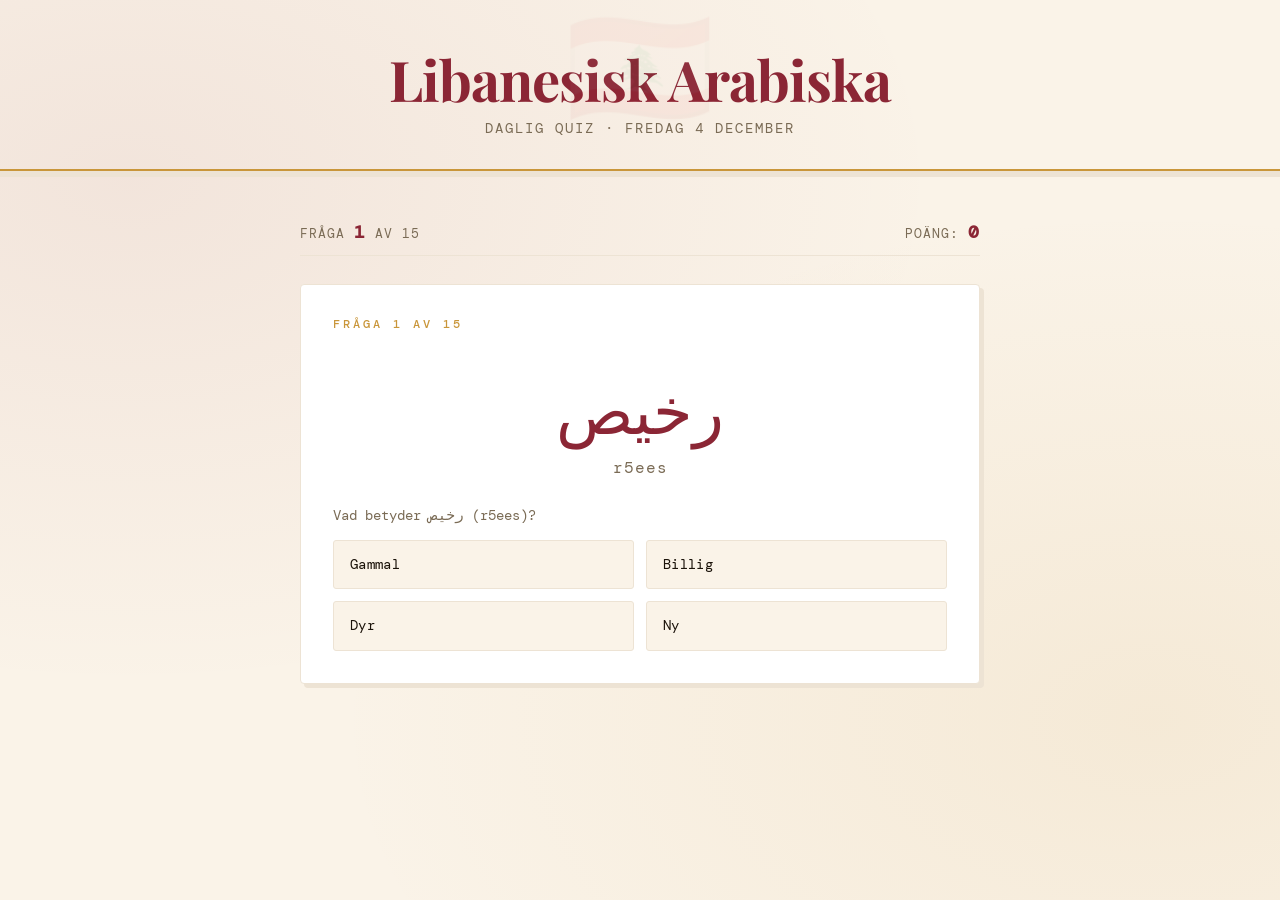
<file: index.html>
<!DOCTYPE html>
<html lang="sv">
<head>
  <meta charset="UTF-8">
  <meta name="viewport" content="width=device-width, initial-scale=1.0">
  <title>Libanesisk Arabiska Quiz</title>
  <meta name="description" content="Testa din libanesiska arabiska! 15 nya ord varje dag klockan 08:00.">
  <meta property="og:title" content="Libanesisk Arabiska Quiz">
  <meta property="og:description" content="Testa din libanesiska! 15 nya ord varje dag.">
  <meta property="og:type" content="website">
  <link rel="icon" href="data:image/svg+xml,<svg xmlns=%22http://www.w3.org/2000/svg%22 viewBox=%220 0 100 100%22><text y=%22.9em%22 font-size=%2290%22>🇱🇧</text></svg>">
  <link rel="preconnect" href="https://fonts.googleapis.com">
  <link href="https://fonts.googleapis.com/css2?family=Playfair+Display:wght@700;900&family=DM+Mono:wght@400;500&display=swap" rel="stylesheet">
  <link rel="stylesheet" href="style.css">
</head>
<body>

<header>
  <h1>Libanesisk Arabiska</h1>
  <p id="dailyLabel">Daglig quiz · laddar...</p>
</header>

<div class="progress-bar-wrap">
  <div class="progress-bar" id="progressBar"></div>
</div>

<div class="quiz-container">
  <div class="score-display">
    <span>Fråga <b id="qNum">1</b> av 15</span>
    <span>Poäng: <b id="scoreNum">0</b></span>
  </div>

  <div id="quizArea"></div>

  <div class="result-screen" id="resultScreen">
    <div class="result-emoji" id="resultEmoji">🌲</div>
    <h2 id="resultTitle">Quiz klart!</h2>
    <div class="final-score" id="finalScore">0 / 15</div>
    <p id="resultMsg"></p>

    <div class="result-actions">
      <button class="restart-btn" onclick="restartQuiz()">Försök igen</button>
      <button class="share-btn" onclick="openShareModal()">Dela resultat 📤</button>
    </div>

    <div class="countdown-wrap" id="countdownWrap">
      <p class="countdown-label">Nästa quiz om</p>
      <div class="countdown" id="countdown">--:--:--</div>
    </div>

    <div class="answer-sheet" id="answerSheet">
      <h3>Facit</h3>
      <div id="answerRows"></div>
    </div>
  </div>
</div>

<!-- Share Modal -->
<div class="share-overlay" id="shareModal" onclick="closeShareModalOutside(event)">
  <div class="share-modal">
    <button class="share-close" onclick="closeShareModal()">×</button>
    <h3>Dela ditt resultat</h3>
    <pre class="share-preview" id="sharePreview"></pre>
    <div class="share-btns">
      <button class="share-action-btn copy-btn" onclick="copyToClipboard()">
        📋 Kopiera text
      </button>
      <button class="share-action-btn whatsapp-btn" onclick="shareWhatsApp()">
        💬 WhatsApp
      </button>
      <button class="share-action-btn twitter-btn" onclick="shareTwitter()">
        𝕏 Twitter / X
      </button>
      <button class="share-action-btn native-btn" id="nativeShareBtn" onclick="shareNative()">
        📤 Dela via...
      </button>
    </div>
    <div class="copy-confirm" id="copyConfirm">Kopierat! ✓</div>
  </div>
</div>

<script src="questions.js"></script>
<script src="quiz.js"></script>
</body>
</html>
</file>
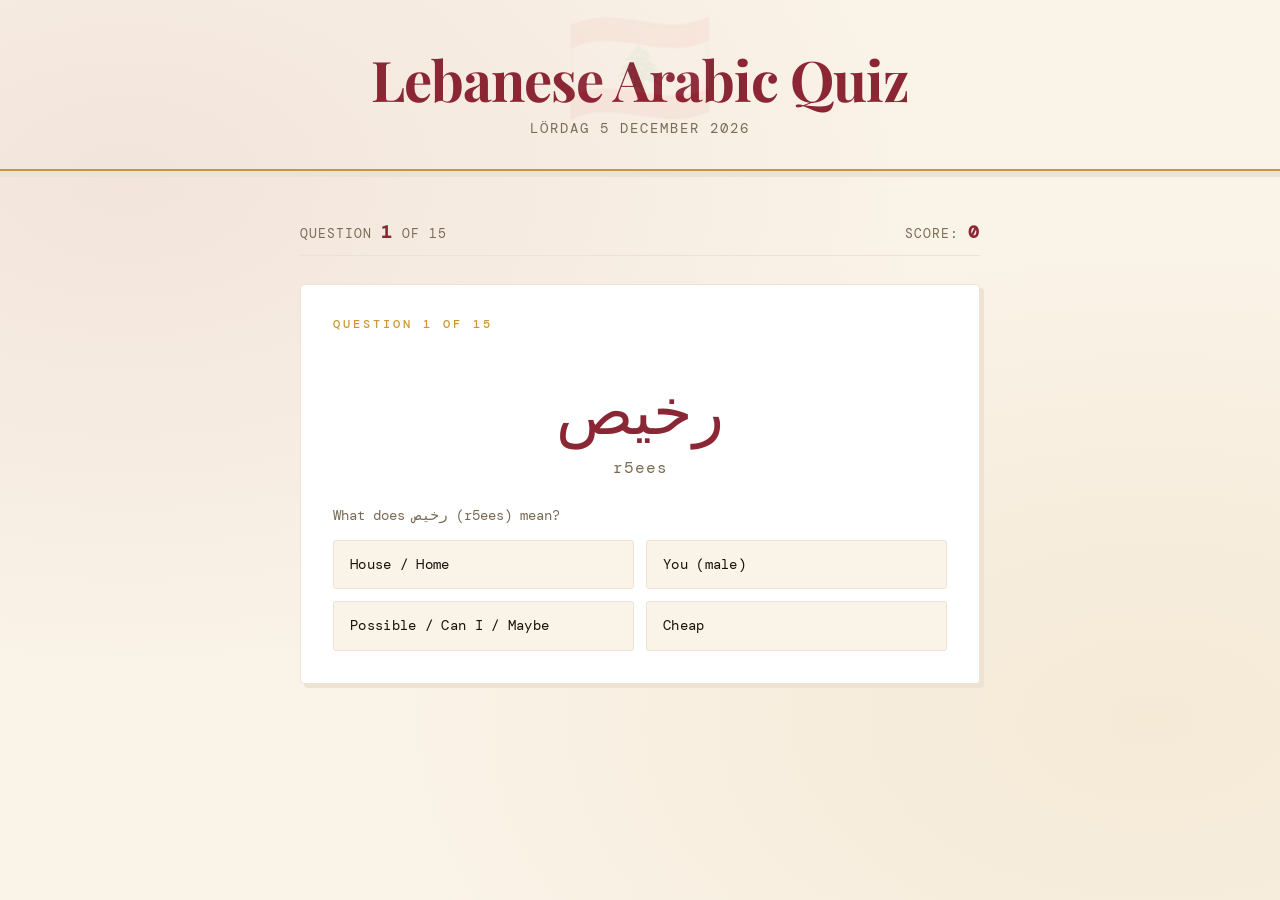
<file: lebanese-quiz.html>
<!DOCTYPE html>
<html lang="en">
<head>
<meta charset="UTF-8">
<meta name="viewport" content="width=device-width, initial-scale=1.0">
<title>Lebanese Arabic Quiz</title>
<link href="https://fonts.googleapis.com/css2?family=Playfair+Display:wght@700;900&family=DM+Mono:wght@400;500&display=swap" rel="stylesheet">
<style>
  :root {
    --cedar: #8B2635;
    --gold: #C9963A;
    --cream: #FAF3E8;
    --dark: #1A1209;
    --soft: #EDE3D4;
    --correct: #2D6A4F;
    --wrong: #8B2635;
    --muted: #7A6B55;
  }

  * { margin: 0; padding: 0; box-sizing: border-box; }

  body {
    background: var(--cream);
    font-family: 'DM Mono', monospace;
    color: var(--dark);
    min-height: 100vh;
    background-image:
      radial-gradient(ellipse at 10% 20%, rgba(139,38,53,0.07) 0%, transparent 50%),
      radial-gradient(ellipse at 90% 80%, rgba(201,150,58,0.1) 0%, transparent 50%);
  }

  header {
    text-align: center;
    padding: 48px 24px 32px;
    border-bottom: 2px solid var(--gold);
    position: relative;
    overflow: hidden;
  }

  header::before {
    content: '🇱🇧';
    position: absolute;
    font-size: 120px;
    opacity: 0.04;
    top: -10px;
    left: 50%;
    transform: translateX(-50%);
    pointer-events: none;
  }

  header h1 {
    font-family: 'Playfair Display', serif;
    font-size: clamp(2rem, 5vw, 3.5rem);
    color: var(--cedar);
    letter-spacing: -1px;
    line-height: 1.1;
  }

  header p {
    margin-top: 10px;
    color: var(--muted);
    font-size: 0.85rem;
    letter-spacing: 2px;
    text-transform: uppercase;
  }

  .progress-bar-wrap {
    background: var(--soft);
    height: 6px;
    margin: 0;
  }
  .progress-bar {
    height: 6px;
    background: linear-gradient(90deg, var(--cedar), var(--gold));
    width: 0%;
    transition: width 0.5s ease;
  }

  .quiz-container {
    max-width: 720px;
    margin: 0 auto;
    padding: 32px 20px 80px;
  }

  .score-display {
    display: flex;
    justify-content: space-between;
    align-items: center;
    font-size: 0.8rem;
    letter-spacing: 1px;
    text-transform: uppercase;
    color: var(--muted);
    margin-bottom: 28px;
    padding: 12px 0;
    border-bottom: 1px solid var(--soft);
  }

  .score-display span b {
    color: var(--cedar);
    font-size: 1.1rem;
  }

  .question-card {
    background: white;
    border: 1.5px solid var(--soft);
    border-radius: 4px;
    padding: 32px;
    margin-bottom: 16px;
    box-shadow: 4px 4px 0 var(--soft);
    animation: slideIn 0.3s ease;
    display: none;
  }

  .question-card.active { display: block; }

  @keyframes slideIn {
    from { opacity: 0; transform: translateY(12px); }
    to { opacity: 1; transform: translateY(0); }
  }

  .q-number {
    font-size: 0.72rem;
    letter-spacing: 3px;
    text-transform: uppercase;
    color: var(--gold);
    margin-bottom: 14px;
    font-weight: 500;
  }

  .arabic-word {
    font-family: 'Playfair Display', serif;
    font-size: clamp(2.5rem, 8vw, 4rem);
    color: var(--cedar);
    text-align: center;
    padding: 20px 0 8px;
    direction: rtl;
    line-height: 1.3;
  }

  .romanized {
    text-align: center;
    font-size: 1rem;
    color: var(--muted);
    margin-bottom: 28px;
    letter-spacing: 1px;
  }

  .options {
    display: grid;
    grid-template-columns: 1fr 1fr;
    gap: 12px;
    margin-top: 8px;
  }

  .option-btn {
    background: var(--cream);
    border: 1.5px solid var(--soft);
    border-radius: 3px;
    padding: 14px 16px;
    font-family: 'DM Mono', monospace;
    font-size: 0.88rem;
    color: var(--dark);
    cursor: pointer;
    text-align: left;
    transition: all 0.18s ease;
    line-height: 1.4;
    letter-spacing: 0.3px;
  }

  .option-btn:hover:not(:disabled) {
    border-color: var(--gold);
    background: #FFF9F0;
    transform: translateY(-1px);
    box-shadow: 2px 2px 0 var(--gold);
  }

  .option-btn.correct {
    background: #EAF4EE;
    border-color: var(--correct);
    color: var(--correct);
    font-weight: 500;
  }

  .option-btn.wrong {
    background: #F9EAEC;
    border-color: var(--wrong);
    color: var(--wrong);
    text-decoration: line-through;
    opacity: 0.8;
  }

  .option-btn:disabled { cursor: default; }

  .feedback {
    margin-top: 18px;
    padding: 12px 16px;
    border-radius: 3px;
    font-size: 0.82rem;
    letter-spacing: 0.5px;
    display: none;
    line-height: 1.5;
  }

  .feedback.show { display: block; }
  .feedback.correct-fb { background: #EAF4EE; color: var(--correct); border-left: 3px solid var(--correct); }
  .feedback.wrong-fb { background: #F9EAEC; color: var(--wrong); border-left: 3px solid var(--wrong); }

  .nav-btn {
    margin-top: 24px;
    background: var(--cedar);
    color: var(--cream);
    border: none;
    padding: 14px 32px;
    font-family: 'DM Mono', monospace;
    font-size: 0.85rem;
    letter-spacing: 2px;
    text-transform: uppercase;
    cursor: pointer;
    border-radius: 3px;
    display: none;
    transition: all 0.2s ease;
  }

  .nav-btn:hover { background: var(--dark); }
  .nav-btn.show { display: inline-block; }

  .result-screen {
    display: none;
    text-align: center;
    padding: 48px 24px;
    background: white;
    border: 1.5px solid var(--soft);
    border-radius: 4px;
    box-shadow: 4px 4px 0 var(--soft);
  }

  .result-screen.show { display: block; }

  .result-emoji { font-size: 4rem; margin-bottom: 16px; }

  .result-screen h2 {
    font-family: 'Playfair Display', serif;
    font-size: 2.2rem;
    color: var(--cedar);
    margin-bottom: 12px;
  }

  .final-score {
    font-size: 3.5rem;
    font-family: 'Playfair Display', serif;
    color: var(--gold);
    margin: 16px 0;
  }

  .result-screen p { color: var(--muted); font-size: 0.88rem; letter-spacing: 0.5px; }

  .share-buttons {
    display: flex;
    gap: 12px;
    justify-content: center;
    flex-wrap: wrap;
    margin-top: 28px;
  }

  .share-btn {
    border: none;
    padding: 14px 24px;
    font-family: 'DM Mono', monospace;
    font-size: 0.82rem;
    letter-spacing: 1.5px;
    text-transform: uppercase;
    cursor: pointer;
    border-radius: 3px;
    transition: all 0.2s ease;
    display: flex;
    align-items: center;
    gap: 8px;
  }

  .share-btn-whatsapp {
    background: #25D366;
    color: white;
  }
  .share-btn-whatsapp:hover { background: #1da851; }

  .share-btn-general {
    background: var(--cedar);
    color: var(--cream);
  }
  .share-btn-general:hover { background: var(--dark); }

  .restart-btn {
    background: transparent;
    color: var(--muted);
    border: 1.5px solid var(--soft);
    padding: 12px 28px;
    font-family: 'DM Mono', monospace;
    font-size: 0.82rem;
    letter-spacing: 2px;
    text-transform: uppercase;
    cursor: pointer;
    border-radius: 3px;
    margin-top: 16px;
    transition: all 0.2s ease;
  }
  .restart-btn:hover { border-color: var(--gold); color: var(--dark); }

  .answer-sheet {
    margin-top: 32px;
    text-align: left;
  }

  .answer-sheet h3 {
    font-family: 'Playfair Display', serif;
    color: var(--cedar);
    font-size: 1.3rem;
    margin-bottom: 16px;
    padding-bottom: 10px;
    border-bottom: 1px solid var(--soft);
  }

  .answer-row {
    display: flex;
    justify-content: space-between;
    align-items: center;
    padding: 10px 0;
    border-bottom: 1px solid var(--soft);
    font-size: 0.82rem;
    gap: 12px;
  }

  .answer-row .aw { direction: rtl; font-family: 'Playfair Display', serif; font-size: 1.1rem; color: var(--cedar); min-width: 60px; }
  .answer-row .ar { color: var(--muted); flex: 1; }
  .answer-row .ac { color: var(--correct); font-weight: 500; flex: 1; }
  .answer-row .tick { font-size: 1rem; }

  @media (max-width: 480px) {
    .options { grid-template-columns: 1fr; }
    .answer-row { flex-wrap: wrap; }
  }
</style>
</head>
<body>

<header>
  <h1>Lebanese Arabic Quiz</h1>
  <p id="dayLabel">15 everyday words from the levant</p>
</header>

<div class="progress-bar-wrap">
  <div class="progress-bar" id="progressBar"></div>
</div>

<div class="quiz-container">
  <div class="score-display">
    <span>Question <b id="qNum">1</b> of 15</span>
    <span>Score: <b id="scoreNum">0</b></span>
  </div>

  <div id="quizArea"></div>

  <div class="result-screen" id="resultScreen">
    <div class="result-emoji" id="resultEmoji">🌲</div>
    <h2 id="resultTitle">Quiz Complete!</h2>
    <div class="final-score" id="finalScore">0 / 15</div>
    <p id="resultMsg"></p>

    <div class="share-buttons">
      <button class="share-btn share-btn-whatsapp" onclick="shareWhatsApp()">
        <svg width="16" height="16" viewBox="0 0 24 24" fill="currentColor"><path d="M17.472 14.382c-.297-.149-1.758-.867-2.03-.967-.273-.099-.471-.148-.67.15-.197.297-.767.966-.94 1.164-.173.199-.347.223-.644.075-.297-.15-1.255-.463-2.39-1.475-.883-.788-1.48-1.761-1.653-2.059-.173-.297-.018-.458.13-.606.134-.133.298-.347.446-.52.149-.174.198-.298.298-.497.099-.198.05-.371-.025-.52-.075-.149-.669-1.612-.916-2.207-.242-.579-.487-.5-.669-.51-.173-.008-.371-.01-.57-.01-.198 0-.52.074-.792.372-.272.297-1.04 1.016-1.04 2.479 0 1.462 1.065 2.875 1.213 3.074.149.198 2.096 3.2 5.077 4.487.709.306 1.262.489 1.694.625.712.227 1.36.195 1.871.118.571-.085 1.758-.719 2.006-1.413.248-.694.248-1.289.173-1.413-.074-.124-.272-.198-.57-.347m-5.421 7.403h-.004a9.87 9.87 0 01-5.031-1.378l-.361-.214-3.741.982.998-3.648-.235-.374a9.86 9.86 0 01-1.51-5.26c.001-5.45 4.436-9.884 9.888-9.884 2.64 0 5.122 1.03 6.988 2.898a9.825 9.825 0 012.893 6.994c-.003 5.45-4.437 9.884-9.885 9.884m8.413-18.297A11.815 11.815 0 0012.05 0C5.495 0 .16 5.335.157 11.892c0 2.096.547 4.142 1.588 5.945L.057 24l6.305-1.654a11.882 11.882 0 005.683 1.448h.005c6.554 0 11.89-5.335 11.893-11.893a11.821 11.821 0 00-3.48-8.413z"/></svg>
        WhatsApp
      </button>
      <button class="share-btn share-btn-general" onclick="shareGeneral()">
        <svg width="16" height="16" viewBox="0 0 24 24" fill="none" stroke="currentColor" stroke-width="2" stroke-linecap="round" stroke-linejoin="round"><circle cx="18" cy="5" r="3"/><circle cx="6" cy="12" r="3"/><circle cx="18" cy="19" r="3"/><line x1="8.59" y1="13.51" x2="15.42" y2="17.49"/><line x1="15.41" y1="6.51" x2="8.59" y2="10.49"/></svg>
        Dela via...
      </button>
    </div>

    <button class="restart-btn" onclick="restartQuiz()">Försök igen</button>

    <div class="answer-sheet" id="answerSheet">
      <h3>Answer Key</h3>
      <div id="answerRows"></div>
    </div>
  </div>
</div>

<script>
// ─── Word Bank (70 words) ─────────────────────────────────────────────────────
// Phonetics use Lebanese chat alphabet: 2=ء/ق, 3=ع, 5=خ, 6=ط, 7=ح, 9=ق

const wordBank = [
  // Greetings & social
  { arabic: "يلّا",           roman: "yalla",           meaning: "Let's go / Come on",          note: "One of the most-used Lebanese words — 'yalla' means let's go, come on, or hurry up." },
  { arabic: "كيفك",           roman: "kifak",           meaning: "How are you?",                 note: "'Kifak' (m.) / 'Kifik' (f.) — the classic Lebanese greeting." },
  { arabic: "أهلاً",          roman: "ahlan",           meaning: "Welcome / Hello",              note: "'Ahlan' is a warm greeting, short for 'ahlan w sahlan'." },
  { arabic: "شكراً",          roman: "shukran",         meaning: "Thank you",                    note: "'Shukran' — the standard thank you, widely used in Lebanese." },
  { arabic: "عفواً",          roman: "3afwan",          meaning: "You're welcome / Excuse me",   note: "'3afwan' is both 'you're welcome' and a polite 'excuse me'." },
  { arabic: "مبروك",          roman: "mabrook",         meaning: "Congratulations",              note: "'Mabrook' is used for all happy occasions — birthdays, weddings, new jobs." },
  { arabic: "صباح الخير",     roman: "saba7 el-kheir",  meaning: "Good morning",                 note: "Literally 'morning of goodness'. The reply is 'saba7 el-noor'." },
  { arabic: "مسا الخير",      roman: "masa el-kheir",   meaning: "Good evening",                 note: "Literally 'evening of goodness'. Reply: 'masa el-noor'." },
  { arabic: "يسلمو",          roman: "yislamo",         meaning: "Bless your hands / Thank you", note: "'Yislamo' — 'may your hands be blessed'. Said after someone does something for you." },
  { arabic: "صحتين",          roman: "sa7ten",          meaning: "Cheers / To your health",      note: "'Sa7ten' literally means 'two healths'. Said as a toast or after someone finishes eating." },
  { arabic: "تصبح على خير",   roman: "tsba7 3a kheir",  meaning: "Good night",                   note: "Literally 'may you wake to goodness'. Reply: 'w inta min ahl el-kheir'." },
  { arabic: "من فضلك",        roman: "min fadlak",      meaning: "Please",                       note: "'Min fadlak' (m.) / 'min fadlik' (f.) = please. Very polite." },

  // Question words
  { arabic: "شو",             roman: "shu",             meaning: "What",                         note: "'Shu' is Lebanese for 'what'. 'Shu baddak?' = What do you want?" },
  { arabic: "وين",            roman: "wayn",            meaning: "Where",                        note: "'Wayn' means 'where'. 'Wayn raye7?' = Where are you going?" },
  { arabic: "ليش",            roman: "lesh",            meaning: "Why",                          note: "'Lesh' means 'why'. 'Lesh hek?' = Why like this?" },
  { arabic: "مين",            roman: "meen",            meaning: "Who",                          note: "'Meen' means 'who'. 'Meen huwwe?' = Who is he?" },
  { arabic: "قديش",           roman: "addeish",         meaning: "How much / How many",          note: "'Addeish' means how much or many. Used when shopping or asking quantities." },
  { arabic: "إيمتى",          roman: "emta",            meaning: "When",                         note: "'Emta' means 'when'. 'Emta ra7 tiji?' = When will you come?" },

  // Time
  { arabic: "هلق",            roman: "halla2",          meaning: "Now",                          note: "'Halla2' means 'now'. Equivalent of MSA 'al-ān'." },
  { arabic: "بكرا",           roman: "bukra",           meaning: "Tomorrow",                     note: "'Bukra' means tomorrow. 'Bukra inshallah' is a famously optimistic phrase." },
  { arabic: "مبارح",          roman: "mbare7",          meaning: "Yesterday",                    note: "'Mbare7' means yesterday. 'Shu 3milt mbare7?' = What did you do yesterday?" },
  { arabic: "دايماً",         roman: "daymen",          meaning: "Always",                       note: "'Daymen' means always. 'Daymen mni7' = always good." },
  { arabic: "بعدين",          roman: "ba3dein",         meaning: "Later / After",                note: "'Ba3dein' means later or after. 'Ba3dein bshoufak' = I'll see you later." },

  // Feelings & states
  { arabic: "منيح",           roman: "mni7",            meaning: "Good / Fine",                  note: "'Mni7' means good or fine. A common reply to 'Kifak?'." },
  { arabic: "تعبان",          roman: "ta3ban",          meaning: "Tired / Sick",                 note: "'Ta3ban' means tired or unwell. 'Ana ta3ban' = I'm tired." },
  { arabic: "جوعان",          roman: "jou3an",          meaning: "Hungry",                       note: "'Jou3an' means hungry. 'Ana jou3an ktir' = I'm very hungry." },
  { arabic: "عطشان",          roman: "3atshan",         meaning: "Thirsty",                      note: "'3atshan' means thirsty. 'Ana 3atshan la may' = I'm thirsty for water." },
  { arabic: "زعلان",          roman: "za3lan",          meaning: "Upset / Angry",                note: "'Za3lan' means upset or annoyed. 'Shu za3lanak?' = What upset you?" },
  { arabic: "فرحان",          roman: "far7an",          meaning: "Happy / Excited",              note: "'Far7an' means happy. 'Ana far7an ktir' = I'm very happy." },
  { arabic: "خايف",           roman: "5ayef",           meaning: "Scared / Afraid",              note: "'5ayef' means scared. '5ayef men shu?' = Scared of what?" },
  { arabic: "وجع",            roman: "waja3",           meaning: "Pain / It hurts",              note: "'Waja3' means pain or it hurts. 'Waja3 ras' = headache (also used for 'annoying person')." },
  { arabic: "خجلان",          roman: "5ajlan",          meaning: "Shy / Embarrassed",            note: "'5ajlan' means shy or embarrassed. '5ajlana menna' = embarrassed about it." },

  // Descriptors
  { arabic: "كتير",           roman: "ktir",            meaning: "A lot / Very",                 note: "'Ktir mni7' = very good. One of the most versatile Lebanese words." },
  { arabic: "شوي",            roman: "shwayy",          meaning: "A little / Slowly",            note: "'Shwayy shwayy' = little by little, take it easy." },
  { arabic: "كبير",           roman: "kbir",            meaning: "Big / Old",                    note: "'Kbir' means big or old (for people). Opposite of 'zghir'." },
  { arabic: "زغير",           roman: "zghir",           meaning: "Small / Young",                note: "'Zghir' means small or young. Opposite of 'kbir'." },
  { arabic: "حلو",            roman: "7elo",            meaning: "Beautiful / Sweet / Nice",      note: "'7elo' is used for beauty, sweetness, or niceness. '7elwe ktir!' = so beautiful!" },
  { arabic: "شاطر",           roman: "sha6er",          meaning: "Clever / Smart",               note: "'Sha6er' means clever. Parents often say it to praise children." },
  { arabic: "كسلان",          roman: "kaslan",          meaning: "Lazy",                         note: "'Kaslan' means lazy. 'La tkon kaslan!' = Don't be lazy!" },
  { arabic: "سريع",           roman: "sari3",           meaning: "Fast / Quick",                 note: "'Sari3' means fast. 'Sari3 ktir!' = very fast!" },
  { arabic: "بطيء",           roman: "bati2",           meaning: "Slow",                         note: "'Bati2' means slow. Opposite of 'sari3'." },
  { arabic: "حر",             roman: "7ar",             meaning: "Hot",                          note: "'7ar' means hot. '7ar ktir lyom!' = It's very hot today!" },
  { arabic: "برد",            roman: "bard",            meaning: "Cold",                         note: "'Bard' means cold. 'El-jaww bard' = the weather is cold." },
  { arabic: "نضيف",           roman: "ndeef",           meaning: "Clean / Tidy",                 note: "'Ndeef' means clean. 'El-bayt ndeef' = the house is clean." },
  { arabic: "وسخ",            roman: "wasikh",          meaning: "Dirty",                        note: "'Wasikh' means dirty. Opposite of 'ndeef'." },
  { arabic: "غالي",           roman: "ghali",           meaning: "Expensive / Precious",         note: "'Ghali' means expensive or precious. 'Ghali ktir' = too expensive." },
  { arabic: "رخيص",           roman: "r5ees",           meaning: "Cheap",                        note: "'R5ees' means cheap. Opposite of 'ghali'." },

  // People & pronouns
  { arabic: "أنا",            roman: "ana",             meaning: "I / Me",                       note: "'Ana' means 'I'. 'Ana mni7' = I'm good." },
  { arabic: "إنت",            roman: "inta",            meaning: "You (male)",                   note: "'Inta' (m.) / 'Inti' (f.) means 'you'. Very common in conversation." },
  { arabic: "حبيبي",          roman: "7abibi",          meaning: "My dear / My love",            note: "'7abibi' (m.) / '7abibti' (f.) — used affectionately between friends, not just romantic partners." },
  { arabic: "أهل",            roman: "ahl",             meaning: "Family",                       note: "'Ahl' means family. A core part of Lebanese culture." },
  { arabic: "صديق",           roman: "sadeek",          meaning: "Friend",                       note: "'Sadeek' means friend. 'Sadeeki' = my friend." },

  // Commands & actions
  { arabic: "عنجد",           roman: "3anjad",          meaning: "Really? / Seriously?",         note: "'3anjad' means 'really' or 'seriously'. Used as both a statement and a question." },
  { arabic: "بدّي",           roman: "baddi",           meaning: "I want",                       note: "'Baddi' means 'I want'. 'Baddak' = you want, 'baddha' = she wants." },
  { arabic: "مش",             roman: "mish",            meaning: "Not / Isn't",                  note: "'Mish' is the negation prefix. 'Mish mni7' = not good." },
  { arabic: "فوت",            roman: "fut",             meaning: "Come in / Enter",              note: "'Fut' means 'come in'. 'Fut la jouwwa' = come inside." },
  { arabic: "روق",            roman: "ruu2",            meaning: "Calm down / Chill",            note: "'Ruu2' means relax or calm down. 'Ruu2 shwayy' = chill out a bit." },
  { arabic: "خلص",            roman: "5alas",           meaning: "Done / Finished / Enough",     note: "'5alas' means finished or 'that's it'. '5alas, mish baddi' = enough, I don't want." },
  { arabic: "روح",            roman: "ruu7",            meaning: "Go / Leave",                   note: "'Ruu7' means go or leave. 'Ruu7 3a bayt' = go home." },
  { arabic: "شوف",            roman: "shuuf",           meaning: "Look / See",                   note: "'Shuuf' means look or see. 'Shuuf shu 3amlo!' = Look what they did!" },
  { arabic: "إسمع",           roman: "esma3",           meaning: "Listen / Hear",                note: "'Esma3' means listen. 'Esma3 mni7' = listen carefully." },
  { arabic: "نسيت",           roman: "nsiit",           meaning: "I forgot",                     note: "'Nsiit' means 'I forgot'. 'Nsiit el-mifta7' = I forgot the key." },

  // Useful expressions
  { arabic: "لأ",             roman: "la2",             meaning: "No",                           note: "'La2' is the Lebanese 'no', with a glottal stop at the end." },
  { arabic: "إي",             roman: "ee",              meaning: "Yes (informal)",               note: "'Ee' or 'ah' — informal yes. More formal: 'na3am'." },
  { arabic: "بس",             roman: "bas",             meaning: "But / Just / Enough",          note: "'Bas' has several meanings: 'but', 'just', or 'enough'. Context determines which." },
  { arabic: "كمان",           roman: "kaman",           meaning: "Also / Too",                   note: "'Kaman' means 'also' or 'too'. 'Ana kaman' = me too." },
  { arabic: "يعني",           roman: "ya3ni",           meaning: "Kind of / I mean / Like",      note: "'Ya3ni' is extremely common — used like 'I mean', 'so', 'kind of', or 'you know'." },
  { arabic: "إنشالله",        roman: "inshallah",       meaning: "God willing / Hopefully",      note: "'Inshallah' is used everywhere — from sincere hopes to polite deflections." },
  { arabic: "طيب",            roman: "tayyeb",          meaning: "Okay / Alright",               note: "'Tayyeb' means okay or alright. Used to agree or move on in conversation." },
  { arabic: "معلوم",          roman: "ma3loom",         meaning: "Of course / Obviously",        note: "'Ma3loom' means 'of course'. 'Ma3loom bya3ref' = of course he knows." },
  { arabic: "ما بعرف",        roman: "ma ba3ref",       meaning: "I don't know",                 note: "'Ma ba3ref' = I don't know. One of the most useful phrases!" },
  { arabic: "لازم",           roman: "lazem",           meaning: "Must / Need to",               note: "'Lazem' means must or necessary. 'Lazem truu7' = you must go." },
  { arabic: "ممكن",           roman: "mumkin",          meaning: "Possible / Can I / Maybe",     note: "'Mumkin' means possible. 'Mumkin tsa3idni?' = Can you help me?" },
  { arabic: "هيدا",           roman: "hayda",           meaning: "This (masculine)",             note: "'Hayda' = this (m.), 'Haydi' = this (f.). 'Hayda shu?' = What is this?" },
  { arabic: "هيك",            roman: "heyk",            meaning: "Like this / That way",         note: "'Heyk' means 'like this' or 'in that way'. 'Lesh heyk?' = Why like this?" },
  { arabic: "وقت",            roman: "wa2t",            meaning: "Time",                         note: "'Wa2t' means time. 'Mafi wa2t' = there's no time." },
  { arabic: "أكل",            roman: "akl",             meaning: "Food",                         note: "'Akl' means food. 'El-akl mni7' = the food is good." },
  { arabic: "ماي",            roman: "may",             meaning: "Water",                        note: "'May' means water in Lebanese. MSA uses 'ma2'." },
  { arabic: "بيت",            roman: "bayt",            meaning: "House / Home",                 note: "'Bayt' means house or home. 'Ruu7 3a bayt' = go home." },
];

// ─── Seeded RNG (mulberry32) ──────────────────────────────────────────────────

function mulberry32(seed) {
  let a = seed >>> 0;
  return function() {
    a |= 0; a = a + 0x6D2B79F5 | 0;
    let t = Math.imul(a ^ a >>> 15, 1 | a);
    t = t + Math.imul(t ^ t >>> 7, 61 | t) ^ t;
    return ((t ^ t >>> 14) >>> 0) / 4294967296;
  };
}

function dateSeed() {
  const d = new Date();
  return d.getFullYear() * 10000 + (d.getMonth() + 1) * 100 + d.getDate();
}

function seededShuffle(arr, rng) {
  const a = [...arr];
  for (let i = a.length - 1; i > 0; i--) {
    const j = Math.floor(rng() * (i + 1));
    [a[i], a[j]] = [a[j], a[i]];
  }
  return a;
}

// ─── Daily question generation ────────────────────────────────────────────────

function getTodaysQuestions() {
  const seed = dateSeed();

  // Pick 15 words for today
  const todaysWords = seededShuffle(wordBank, mulberry32(seed)).slice(0, 15);

  return todaysWords.map((word, idx) => {
    // Pick 3 wrong answers deterministically per question
    const others = wordBank.filter(w => w.arabic !== word.arabic);
    const wrongPool = seededShuffle(others, mulberry32(seed + idx * 97 + 1));
    const wrongs = wrongPool.slice(0, 3).map(w => w.meaning);

    // Shuffle the 4 options deterministically
    const options = seededShuffle([word.meaning, ...wrongs], mulberry32(seed + idx * 97 + 2));

    return {
      arabic: word.arabic,
      roman:  word.roman,
      question: `What does ${word.arabic} (${word.roman}) mean?`,
      options:  options,
      answer:   options.indexOf(word.meaning),
      note:     word.note
    };
  });
}

// ─── Quiz state ───────────────────────────────────────────────────────────────

let questions = getTodaysQuestions();
let current  = 0;
let score    = 0;
let answered = false;

// ─── Day label ────────────────────────────────────────────────────────────────

(function setDayLabel() {
  const d = new Date();
  const opts = { weekday: 'long', year: 'numeric', month: 'long', day: 'numeric' };
  document.getElementById('dayLabel').textContent =
    d.toLocaleDateString('sv-SE', opts).toUpperCase();
})();

// ─── Build quiz DOM ───────────────────────────────────────────────────────────

function buildQuiz() {
  const area = document.getElementById('quizArea');
  area.innerHTML = '';
  questions.forEach((q, i) => {
    const card = document.createElement('div');
    card.className = 'question-card' + (i === 0 ? ' active' : '');
    card.id = `card-${i}`;
    const isLast = i === questions.length - 1;
    card.innerHTML = `
      <div class="q-number">Question ${i + 1} of ${questions.length}</div>
      <div class="arabic-word">${q.arabic}</div>
      <div class="romanized">${q.roman}</div>
      <p style="font-size:0.9rem;color:var(--muted);margin-bottom:16px;">${q.question}</p>
      <div class="options">
        ${q.options.map((opt, j) => `
          <button class="option-btn" onclick="answer(${i}, ${j})" id="opt-${i}-${j}">${opt}</button>
        `).join('')}
      </div>
      <div class="feedback" id="fb-${i}"></div>
      <button class="nav-btn" id="next-${i}" onclick="nextQuestion()">${isLast ? 'Se resultat' : 'Nästa fråga →'}</button>
    `;
    area.appendChild(card);
  });
}

// ─── Answer & navigation ──────────────────────────────────────────────────────

function answer(qIdx, optIdx) {
  if (answered) return;
  answered = true;
  const q = questions[qIdx];
  const correct = q.answer;

  for (let j = 0; j < q.options.length; j++) {
    const btn = document.getElementById(`opt-${qIdx}-${j}`);
    btn.disabled = true;
    if (j === correct) btn.classList.add('correct');
    else if (j === optIdx && optIdx !== correct) btn.classList.add('wrong');
  }

  const fb = document.getElementById(`fb-${qIdx}`);
  if (optIdx === correct) {
    score++;
    document.getElementById('scoreNum').textContent = score;
    fb.className = 'feedback show correct-fb';
    fb.textContent = `✓ Correct! ${q.note}`;
  } else {
    fb.className = 'feedback show wrong-fb';
    fb.textContent = `✗ The answer is "${q.options[correct]}". ${q.note}`;
  }

  document.getElementById(`next-${qIdx}`).classList.add('show');
  updateProgress();
}

function nextQuestion() {
  document.getElementById(`card-${current}`).classList.remove('active');
  current++;
  answered = false;

  if (current >= questions.length) {
    showResults();
    return;
  }

  document.getElementById(`card-${current}`).classList.add('active');
  document.getElementById('qNum').textContent = current + 1;
  updateProgress();
}

function updateProgress() {
  const pct = ((current + (answered ? 1 : 0)) / questions.length) * 100;
  document.getElementById('progressBar').style.width = pct + '%';
}

// ─── Results ──────────────────────────────────────────────────────────────────

function showResults() {
  document.getElementById('quizArea').style.display = 'none';
  document.querySelector('.score-display').style.display = 'none';
  document.getElementById('resultScreen').classList.add('show');

  const pct = score / questions.length;
  let emoji, title, msg;
  if (pct === 1)       { emoji = '🌲'; title = 'Ahla w sahla!';     msg = 'Perfect score! You could pass for Lebanese.'; }
  else if (pct >= 0.8) { emoji = '🎉'; title = 'Ktir mni7!';       msg = 'Very good! You know Lebanese well.'; }
  else if (pct >= 0.6) { emoji = '👏'; title = 'Mni7!';            msg = 'Not bad at all. Keep practising!'; }
  else if (pct >= 0.4) { emoji = '📖'; title = 'Yalla, study more!'; msg = 'You know some words. More practice needed.'; }
  else                 { emoji = '😅'; title = 'La2, la2, la2...'; msg = 'Lebanese Arabic is tricky — try again!'; }

  document.getElementById('resultEmoji').textContent  = emoji;
  document.getElementById('resultTitle').textContent  = title;
  document.getElementById('finalScore').textContent   = `${score} / ${questions.length}`;
  document.getElementById('resultMsg').textContent    = msg;
  document.getElementById('progressBar').style.width  = '100%';

  document.getElementById('answerRows').innerHTML = questions.map(q => `
    <div class="answer-row">
      <span class="aw">${q.arabic}</span>
      <span class="ar">${q.roman}</span>
      <span class="ac">${q.options[q.answer]}</span>
    </div>
  `).join('');
}

// ─── Share ────────────────────────────────────────────────────────────────────

function buildShareText() {
  const d = new Date();
  const dateStr = d.toLocaleDateString('sv-SE', { day: 'numeric', month: 'long', year: 'numeric' });
  return `Jag fick ${score}/${questions.length} på Libanesisk Arabiska Quiz (${dateStr})! 🇱🇧`;
}

function shareWhatsApp() {
  const text = encodeURIComponent(`${buildShareText()}\n${window.location.href}`);
  window.open(`https://wa.me/?text=${text}`, '_blank');
}

async function shareGeneral() {
  const text = buildShareText();
  if (navigator.share) {
    try {
      await navigator.share({ title: 'Lebanese Arabic Quiz', text, url: window.location.href });
    } catch (_) { /* user cancelled */ }
  } else {
    try {
      await navigator.clipboard.writeText(`${text} ${window.location.href}`);
      alert('Kopierat till urklipp!');
    } catch (_) {
      prompt('Kopiera och dela:', `${text} ${window.location.href}`);
    }
  }
}

// ─── Restart ──────────────────────────────────────────────────────────────────

function restartQuiz() {
  current  = 0;
  score    = 0;
  answered = false;
  document.getElementById('scoreNum').textContent = 0;
  document.getElementById('qNum').textContent     = 1;
  document.getElementById('progressBar').style.width = '0%';
  document.getElementById('resultScreen').classList.remove('show');
  document.getElementById('quizArea').style.display = 'block';
  document.querySelector('.score-display').style.display = 'flex';
  buildQuiz();
}

// ─── Init ─────────────────────────────────────────────────────────────────────

buildQuiz();
</script>
</body>
</html>
</file>
<file: style.css>
:root {
  --cedar: #8B2635;
  --gold: #C9963A;
  --cream: #FAF3E8;
  --dark: #1A1209;
  --soft: #EDE3D4;
  --correct: #2D6A4F;
  --wrong: #8B2635;
  --muted: #7A6B55;
}

* { margin: 0; padding: 0; box-sizing: border-box; }

body {
  background: var(--cream);
  font-family: 'DM Mono', monospace;
  color: var(--dark);
  min-height: 100vh;
  background-image:
    radial-gradient(ellipse at 10% 20%, rgba(139,38,53,0.07) 0%, transparent 50%),
    radial-gradient(ellipse at 90% 80%, rgba(201,150,58,0.1) 0%, transparent 50%);
}

/* ── Header ── */
header {
  text-align: center;
  padding: 48px 24px 32px;
  border-bottom: 2px solid var(--gold);
  position: relative;
  overflow: hidden;
}

header::before {
  content: '🇱🇧';
  position: absolute;
  font-size: 120px;
  opacity: 0.04;
  top: -10px;
  left: 50%;
  transform: translateX(-50%);
  pointer-events: none;
}

header h1 {
  font-family: 'Playfair Display', serif;
  font-size: clamp(2rem, 5vw, 3.5rem);
  color: var(--cedar);
  letter-spacing: -1px;
  line-height: 1.1;
}

header p {
  margin-top: 10px;
  color: var(--muted);
  font-size: 0.85rem;
  letter-spacing: 2px;
  text-transform: uppercase;
}

/* ── Progress bar ── */
.progress-bar-wrap {
  background: var(--soft);
  height: 6px;
}

.progress-bar {
  height: 6px;
  background: linear-gradient(90deg, var(--cedar), var(--gold));
  width: 0%;
  transition: width 0.5s ease;
}

/* ── Quiz container ── */
.quiz-container {
  max-width: 720px;
  margin: 0 auto;
  padding: 32px 20px 80px;
}

.score-display {
  display: flex;
  justify-content: space-between;
  align-items: center;
  font-size: 0.8rem;
  letter-spacing: 1px;
  text-transform: uppercase;
  color: var(--muted);
  margin-bottom: 28px;
  padding: 12px 0;
  border-bottom: 1px solid var(--soft);
}

.score-display span b {
  color: var(--cedar);
  font-size: 1.1rem;
}

/* ── Question card ── */
.question-card {
  background: white;
  border: 1.5px solid var(--soft);
  border-radius: 4px;
  padding: 32px;
  margin-bottom: 16px;
  box-shadow: 4px 4px 0 var(--soft);
  animation: slideIn 0.3s ease;
  display: none;
}

.question-card.active { display: block; }

@keyframes slideIn {
  from { opacity: 0; transform: translateY(12px); }
  to   { opacity: 1; transform: translateY(0); }
}

.q-number {
  font-size: 0.72rem;
  letter-spacing: 3px;
  text-transform: uppercase;
  color: var(--gold);
  margin-bottom: 14px;
  font-weight: 500;
}

.arabic-word {
  font-family: 'Playfair Display', serif;
  font-size: clamp(2.5rem, 8vw, 4rem);
  color: var(--cedar);
  text-align: center;
  padding: 20px 0 8px;
  direction: rtl;
  line-height: 1.3;
}

.romanized {
  text-align: center;
  font-size: 1rem;
  color: var(--muted);
  margin-bottom: 28px;
  letter-spacing: 1px;
}

/* ── Options ── */
.options {
  display: grid;
  grid-template-columns: 1fr 1fr;
  gap: 12px;
  margin-top: 8px;
}

.option-btn {
  background: var(--cream);
  border: 1.5px solid var(--soft);
  border-radius: 3px;
  padding: 14px 16px;
  font-family: 'DM Mono', monospace;
  font-size: 0.88rem;
  color: var(--dark);
  cursor: pointer;
  text-align: left;
  transition: all 0.18s ease;
  line-height: 1.4;
  letter-spacing: 0.3px;
}

.option-btn:hover:not(:disabled) {
  border-color: var(--gold);
  background: #FFF9F0;
  transform: translateY(-1px);
  box-shadow: 2px 2px 0 var(--gold);
}

.option-btn.correct {
  background: #EAF4EE;
  border-color: var(--correct);
  color: var(--correct);
  font-weight: 500;
}

.option-btn.wrong {
  background: #F9EAEC;
  border-color: var(--wrong);
  color: var(--wrong);
  text-decoration: line-through;
  opacity: 0.8;
}

.option-btn:disabled { cursor: default; }

/* ── Feedback ── */
.feedback {
  margin-top: 18px;
  padding: 12px 16px;
  border-radius: 3px;
  font-size: 0.82rem;
  letter-spacing: 0.5px;
  display: none;
  line-height: 1.5;
}

.feedback.show { display: block; }
.feedback.correct-fb { background: #EAF4EE; color: var(--correct); border-left: 3px solid var(--correct); }
.feedback.wrong-fb   { background: #F9EAEC; color: var(--wrong);   border-left: 3px solid var(--wrong); }

.nav-btn {
  margin-top: 24px;
  background: var(--cedar);
  color: var(--cream);
  border: none;
  padding: 14px 32px;
  font-family: 'DM Mono', monospace;
  font-size: 0.85rem;
  letter-spacing: 2px;
  text-transform: uppercase;
  cursor: pointer;
  border-radius: 3px;
  display: none;
  transition: all 0.2s ease;
}

.nav-btn:hover { background: var(--dark); }
.nav-btn.show  { display: inline-block; }

/* ── Result screen ── */
.result-screen {
  display: none;
  text-align: center;
  padding: 48px 24px;
  background: white;
  border: 1.5px solid var(--soft);
  border-radius: 4px;
  box-shadow: 4px 4px 0 var(--soft);
}

.result-screen.show { display: block; }

.result-emoji { font-size: 4rem; margin-bottom: 16px; }

.result-screen h2 {
  font-family: 'Playfair Display', serif;
  font-size: 2.2rem;
  color: var(--cedar);
  margin-bottom: 12px;
}

.final-score {
  font-size: 3.5rem;
  font-family: 'Playfair Display', serif;
  color: var(--gold);
  margin: 16px 0;
}

.result-screen > p {
  color: var(--muted);
  font-size: 0.88rem;
  letter-spacing: 0.5px;
}

/* ── Result actions (restart + share) ── */
.result-actions {
  display: flex;
  gap: 12px;
  justify-content: center;
  flex-wrap: wrap;
  margin-top: 28px;
}

.restart-btn,
.share-btn {
  border: none;
  padding: 14px 28px;
  font-family: 'DM Mono', monospace;
  font-size: 0.85rem;
  letter-spacing: 2px;
  text-transform: uppercase;
  cursor: pointer;
  border-radius: 3px;
  transition: background 0.2s ease;
}

.restart-btn {
  background: var(--cedar);
  color: var(--cream);
}
.restart-btn:hover { background: var(--dark); }

.share-btn {
  background: transparent;
  color: var(--cedar);
  border: 1.5px solid var(--cedar);
  letter-spacing: 1.5px;
}
.share-btn:hover {
  background: var(--cedar);
  color: var(--cream);
}

/* ── Countdown ── */
.countdown-wrap {
  margin: 28px auto 0;
  display: inline-block;
  background: var(--cream);
  border: 1px solid var(--soft);
  border-radius: 4px;
  padding: 14px 24px;
}

.countdown-label {
  font-size: 0.72rem;
  letter-spacing: 2px;
  text-transform: uppercase;
  color: var(--muted);
  margin-bottom: 4px;
}

.countdown {
  font-family: 'Playfair Display', serif;
  font-size: 1.8rem;
  color: var(--cedar);
  letter-spacing: 3px;
}

/* ── Answer sheet ── */
.answer-sheet {
  margin-top: 32px;
  text-align: left;
}

.answer-sheet h3 {
  font-family: 'Playfair Display', serif;
  color: var(--cedar);
  font-size: 1.3rem;
  margin-bottom: 16px;
  padding-bottom: 10px;
  border-bottom: 1px solid var(--soft);
}

.answer-row {
  display: flex;
  justify-content: space-between;
  align-items: center;
  padding: 10px 0;
  border-bottom: 1px solid var(--soft);
  font-size: 0.82rem;
  gap: 12px;
}

.answer-row .aw   { direction: rtl; font-family: 'Playfair Display', serif; font-size: 1.1rem; color: var(--cedar); min-width: 60px; }
.answer-row .ar   { color: var(--muted); flex: 1; }
.answer-row .ac   { color: var(--correct); font-weight: 500; flex: 1; }
.answer-row .tick { font-size: 1rem; }

/* ── Share modal ── */
.share-overlay {
  display: none;
  position: fixed;
  inset: 0;
  background: rgba(26,18,9,0.55);
  z-index: 100;
  align-items: center;
  justify-content: center;
  padding: 20px;
}

.share-overlay.open {
  display: flex;
}

.share-modal {
  background: var(--cream);
  border: 1.5px solid var(--soft);
  border-radius: 4px;
  box-shadow: 6px 6px 0 var(--soft);
  padding: 32px;
  width: 100%;
  max-width: 480px;
  position: relative;
}

.share-close {
  position: absolute;
  top: 14px;
  right: 16px;
  background: none;
  border: none;
  font-size: 1.6rem;
  color: var(--muted);
  cursor: pointer;
  line-height: 1;
}
.share-close:hover { color: var(--dark); }

.share-modal h3 {
  font-family: 'Playfair Display', serif;
  color: var(--cedar);
  font-size: 1.4rem;
  margin-bottom: 16px;
}

.share-preview {
  background: white;
  border: 1px solid var(--soft);
  border-radius: 3px;
  padding: 14px 16px;
  font-family: 'DM Mono', monospace;
  font-size: 0.78rem;
  line-height: 1.7;
  color: var(--dark);
  white-space: pre-wrap;
  word-break: break-word;
  margin-bottom: 20px;
  max-height: 180px;
  overflow-y: auto;
}

.share-btns {
  display: grid;
  grid-template-columns: 1fr 1fr;
  gap: 10px;
}

.share-action-btn {
  padding: 12px 10px;
  font-family: 'DM Mono', monospace;
  font-size: 0.78rem;
  letter-spacing: 0.5px;
  border-radius: 3px;
  border: 1.5px solid var(--soft);
  cursor: pointer;
  transition: all 0.18s ease;
  background: white;
  color: var(--dark);
}

.share-action-btn:hover {
  transform: translateY(-1px);
  box-shadow: 2px 2px 0 var(--soft);
}

.whatsapp-btn:hover { border-color: #25D366; color: #25D366; }
.twitter-btn:hover  { border-color: #000; color: #000; }
.copy-btn:hover     { border-color: var(--gold); color: var(--gold); }
.native-btn:hover   { border-color: var(--cedar); color: var(--cedar); }

.copy-confirm {
  display: none;
  margin-top: 12px;
  text-align: center;
  font-size: 0.8rem;
  color: var(--correct);
  letter-spacing: 1px;
}

.copy-confirm.show { display: block; }

/* ── Responsive ── */
@media (max-width: 480px) {
  .options      { grid-template-columns: 1fr; }
  .answer-row   { flex-wrap: wrap; }
  .share-btns   { grid-template-columns: 1fr; }
  .result-actions { flex-direction: column; align-items: center; }
}
</file>
